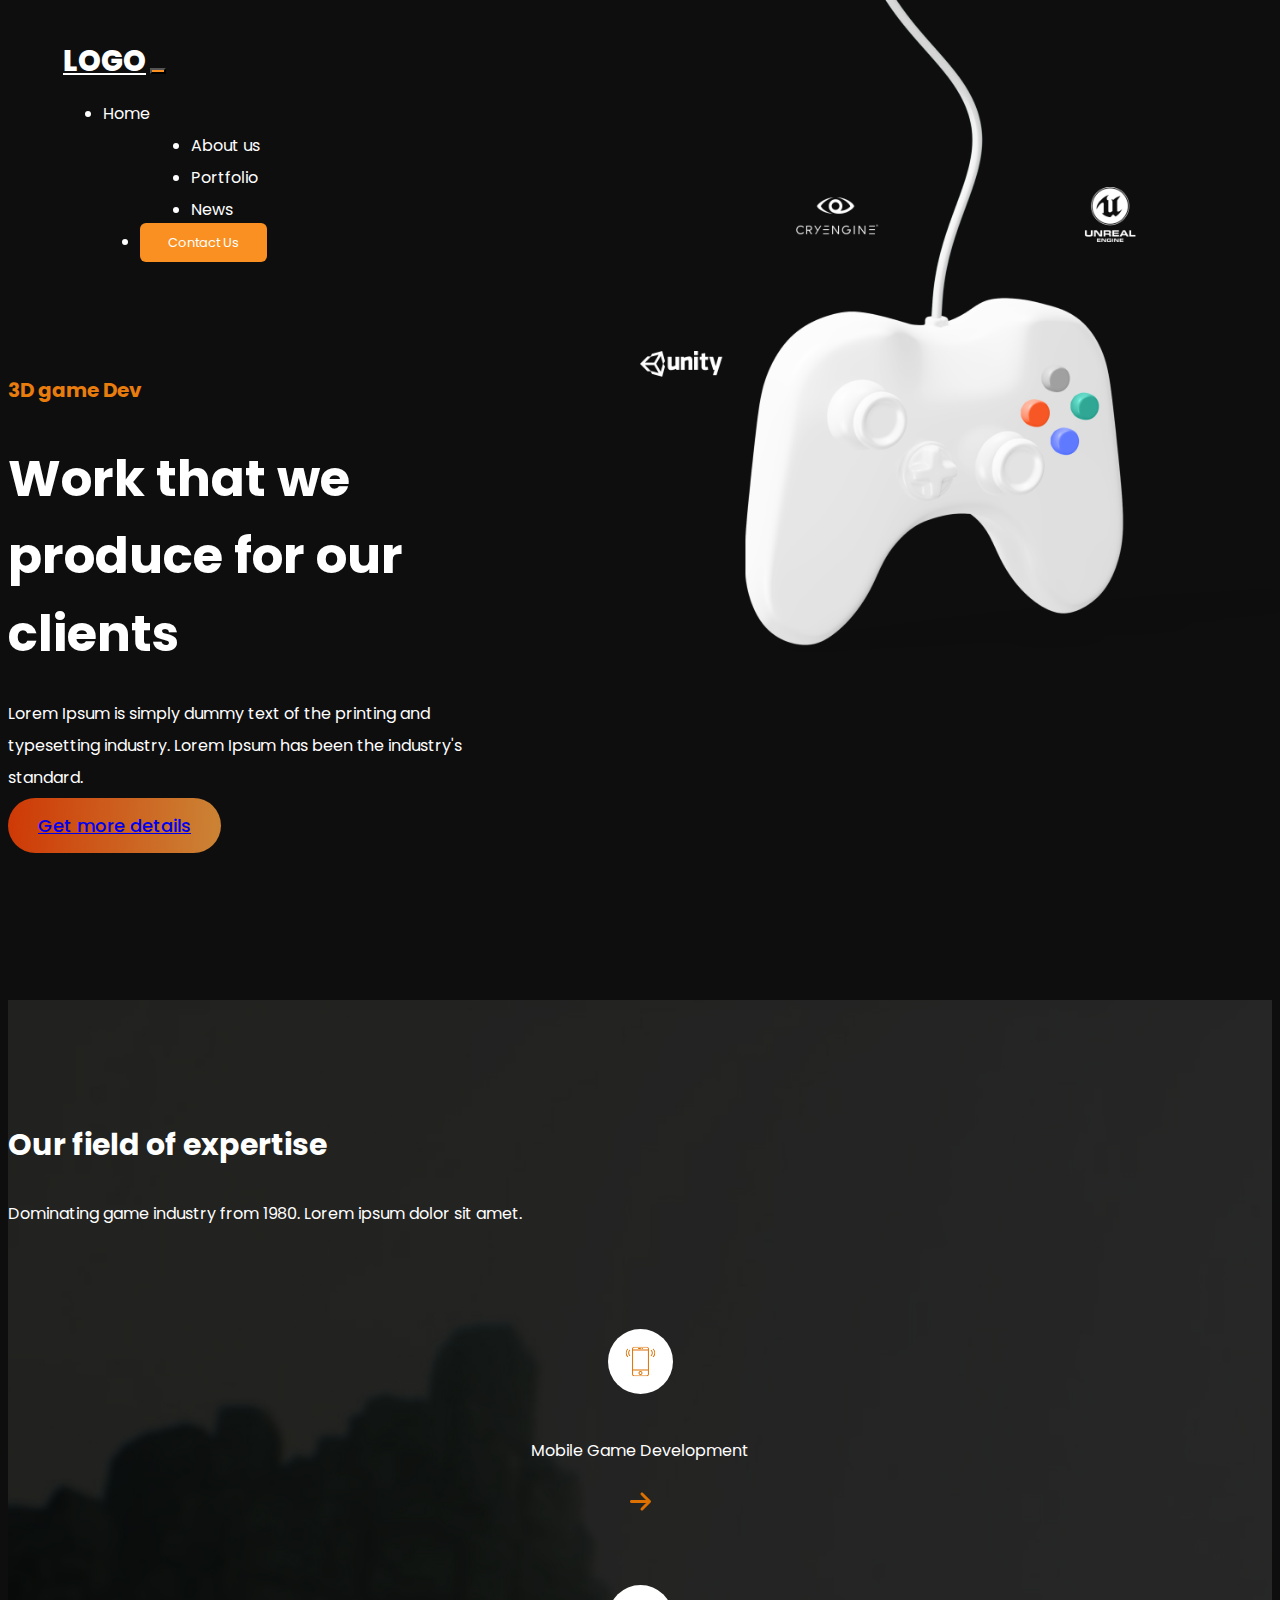
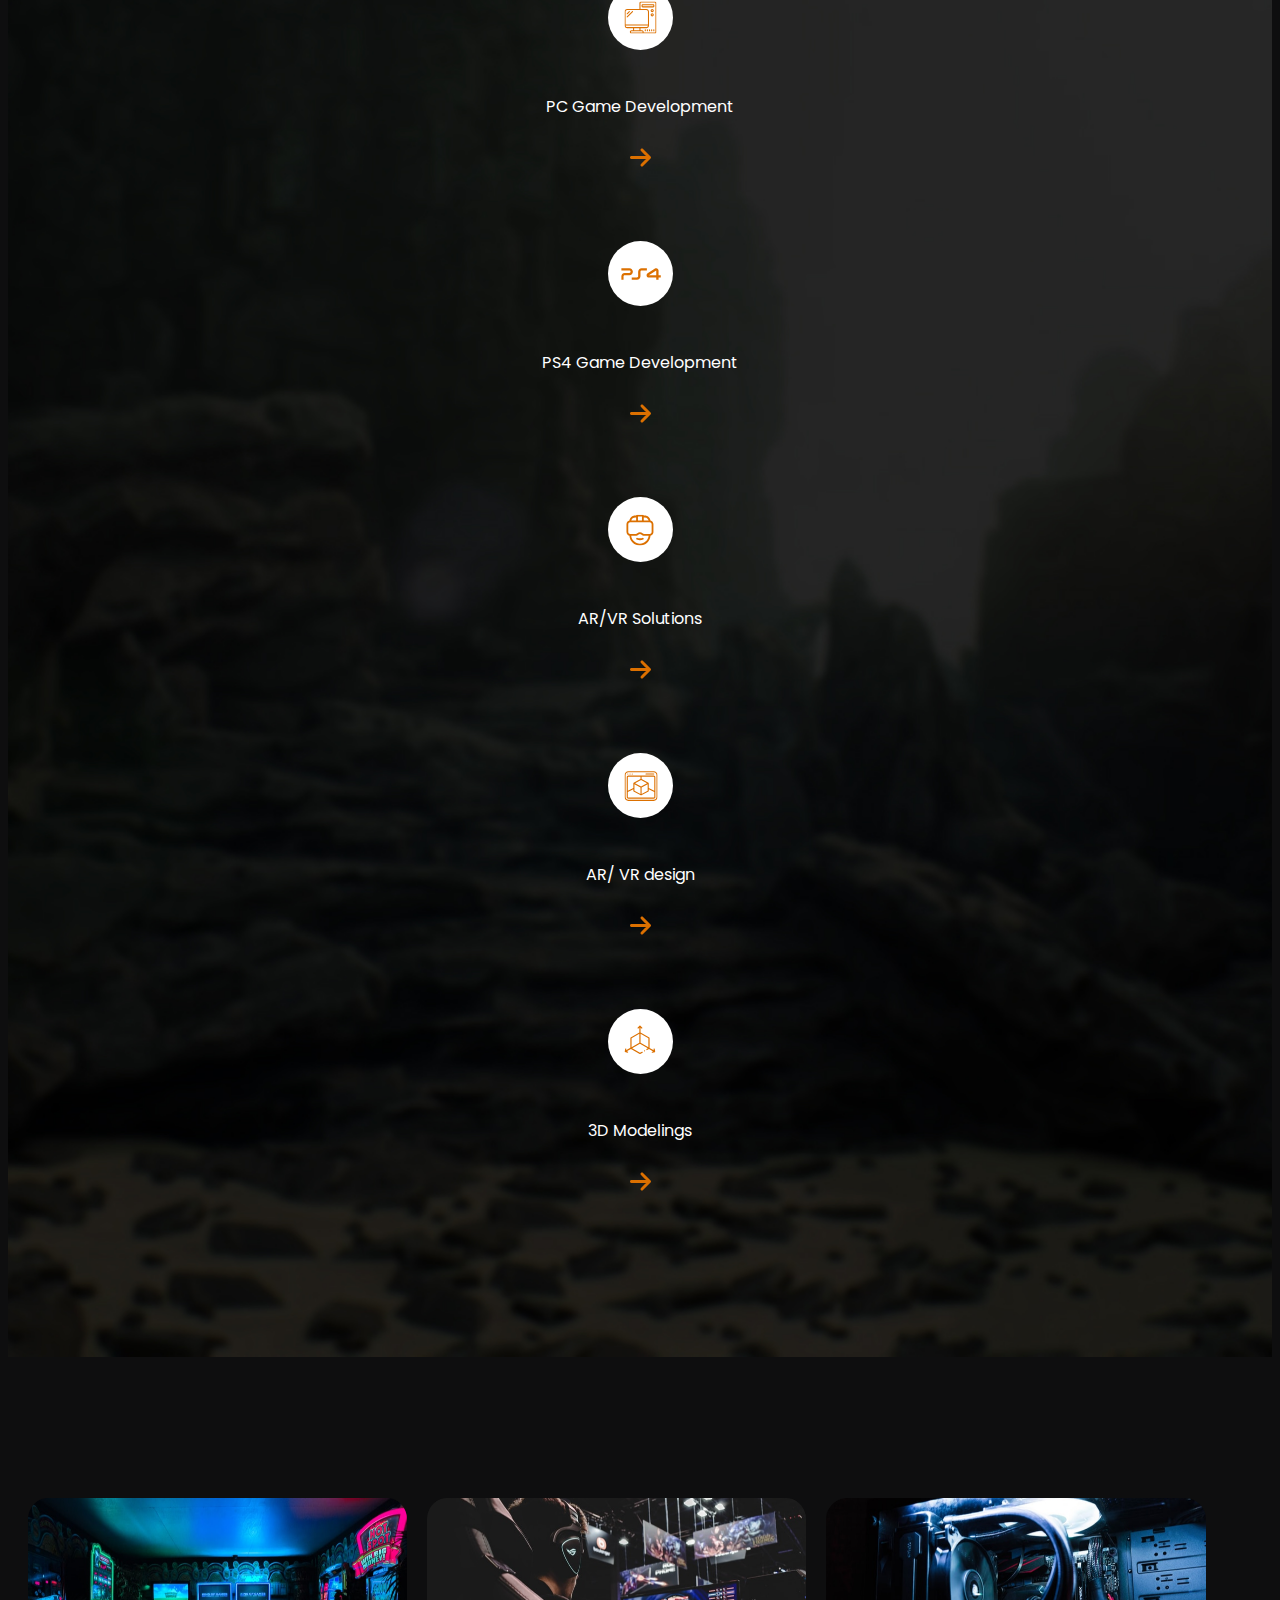
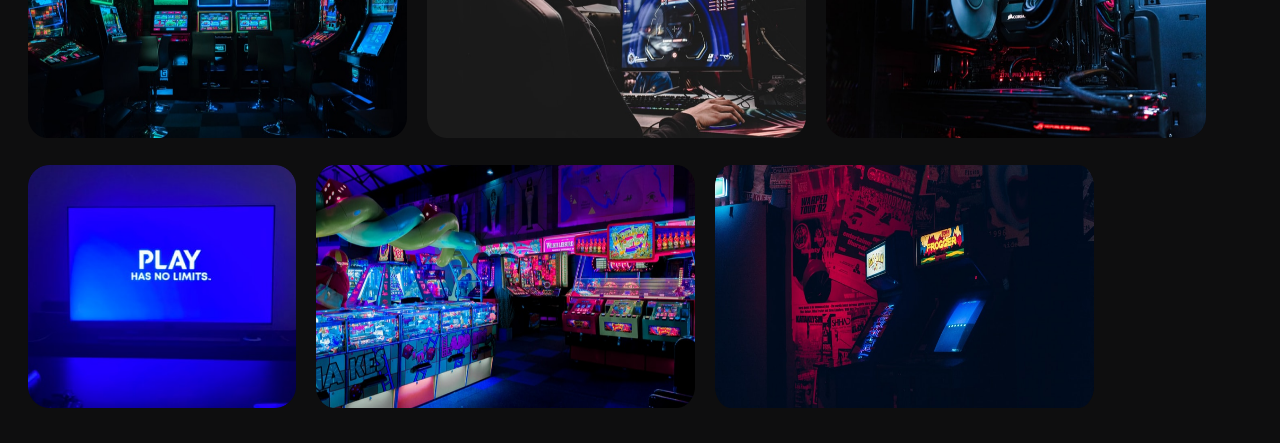
<file: (1) first/index.html>
<!doctype html>
<html lang="en">
  <head>
    <meta charset="utf-8">
    <meta name="viewport" content="width=device-width, initial-scale=1">
    <title>Bootstrap demo</title>
    <link href="https://cdn.jsdelivr.net/npm/bootstrap@5.3.0-alpha1/dist/css/bootstrap.min.css" rel="stylesheet" integrity="sha384-GLhlTQ8iRABdZLl6O3oVMWSktQOp6b7In1Zl3/Jr59b6EGGoI1aFkw7cmDA6j6gD" crossorigin="anonymous">
    <link rel="preconnect" href="https://fonts.googleapis.com">
    <link rel="preconnect" href="https://fonts.gstatic.com" crossorigin>
    <link href="https://fonts.googleapis.com/css2?family=Poppins:wght@400;500;700&display=swap" rel="stylesheet">
    <link rel="stylesheet" href="./style.css">
  </head>
  <body>
    <nav class="navbar navbar-expand-lg">
      <div class="container-fluid">
        <a class="navbar-brand" href="#">LOGO</a>
        <button class="navbar-toggler" type="button" data-bs-toggle="collapse" data-bs-target="#menu" aria-controls="menu" aria-expanded="false" aria-label="Toggle navigation">
          <span class="navbar-toggler-icon"></span>
        </button>
        <div class="collapse navbar-collapse justify-content-end" id="menu">
          <ul class="navbar-nav">
            <li class="nav-item active">
              <a href="index.html">
                Home
              </a>
            </li>
            <li class="nav-item">
              <a href="./about.html">About us</a>
            </li>
            <li class="nav-item">
              <a href="#">Portfolio</a>
            </li>
            <li class="nav-item">
              <a href="#">News</a>
            </li>
            <li class="nav-item">
              <a href="#" class="btn btn-primary">Contact Us</a>
            </li>
          </ul>
        </div>
      </div>
    </nav>

    <section class="hero-unit">
      <div class="container">
        <div class="row">
          <div class="col-12 col-md-6">
            <p class="pre-header">3D game Dev</p>
            <h1>Work that we produce for our clients</h1>
            <p>
              Lorem Ipsum is simply dummy text of the printing and typesetting industry. Lorem Ipsum has been the industry's standard.
            </p>
            <a href="#" class="btn btn-primary btn-round">
              Get more details
            </a>
          </div>
          <div class="col-12 col-md-6">
            <img src="./images/hero-unit-image.png" class="img-fluid" alt="">
          </div>
        </div>
      </div>
    </section>

    <section class="categories">
      <div class="container">
        <div class="headline text-center">
          <h2>Our field of expertise</h2>
          <p class="sub-headline">
            Dominating game industry from 1980. Lorem ipsum dolor sit amet.
          </p>
        </div>

        <div class="row justify-content-center cards">
          <div class="col-6 col-md-4 col-lg-3 category-item">
            <a href="#" class="d-flex justify-content-center align-items-center flex-column">
              <img src="./images/mobile.svg" alt="">
              <p>Mobile Game Development</p>
              <img src="./images/arrow.svg" alt="" class="arrow">
            </a>
          </div>
          <div class="col-6 col-md-4 col-lg-3 category-item">
            <a href="#" class="d-flex justify-content-center align-items-center flex-column">
              <img src="./images/pc.svg" alt="">
              <p>PC Game Development</p>
              <img src="./images/arrow.svg" alt="" class="arrow">
            </a>
          </div>
          <div class="col-6 col-md-4 col-lg-3 category-item">
            <a href="#" class="d-flex justify-content-center align-items-center flex-column">
              <img src="./images/ps4.svg" alt="">
              <p>PS4 Game Development</p>
              <img src="./images/arrow.svg" alt="" class="arrow">
            </a>
          </div>
          <div class="col-6 col-md-4 col-lg-3 category-item">
            <a href="#" class="d-flex justify-content-center align-items-center flex-column">
              <img src="./images/ar.svg" alt="">
              <p>AR/VR Solutions</p>
              <img src="./images/arrow.svg" alt="" class="arrow">
            </a>
          </div>
          <div class="col-6 col-md-4 col-lg-3 category-item">
            <a href="#" class="d-flex justify-content-center align-items-center flex-column">
              <img src="./images/ar-design.svg" alt="">
              <p>AR/ VR design</p>
              <img src="./images/arrow.svg" alt="" class="arrow">
            </a>
          </div>
          <div class="col-6 col-md-4 col-lg-3 category-item">
            <a href="#" class="d-flex justify-content-center align-items-center flex-column">
              <img src="./images/3d.svg" alt="">
              <p>3D Modelings</p>
              <img src="./images/arrow.svg" alt="" class="arrow">
            </a>
          </div>
        </div>
      </div>
    </section>

    <section class="projects">
      <div class="container">
        <img src="./images/project-1.png" alt="" class="img-fluid">
        <img src="./images/project-2.png" alt="" class="img-fluid">
        <img src="./images/project-3.png" alt="" class="img-fluid">
        <img src="./images/project-5.png" alt="" class="img-fluid">
        <img src="./images/project-4.png" alt="" class="img-fluid">
        <img src="./images/project-6.png" alt="" class="img-fluid">
      </div>
    </section>

    <script src="https://cdn.jsdelivr.net/npm/bootstrap@5.3.0-alpha1/dist/js/bootstrap.bundle.min.js" integrity="sha384-w76AqPfDkMBDXo30jS1Sgez6pr3x5MlQ1ZAGC+nuZB+EYdgRZgiwxhTBTkF7CXvN" crossorigin="anonymous"></script>
  </body>
</html>
</file>
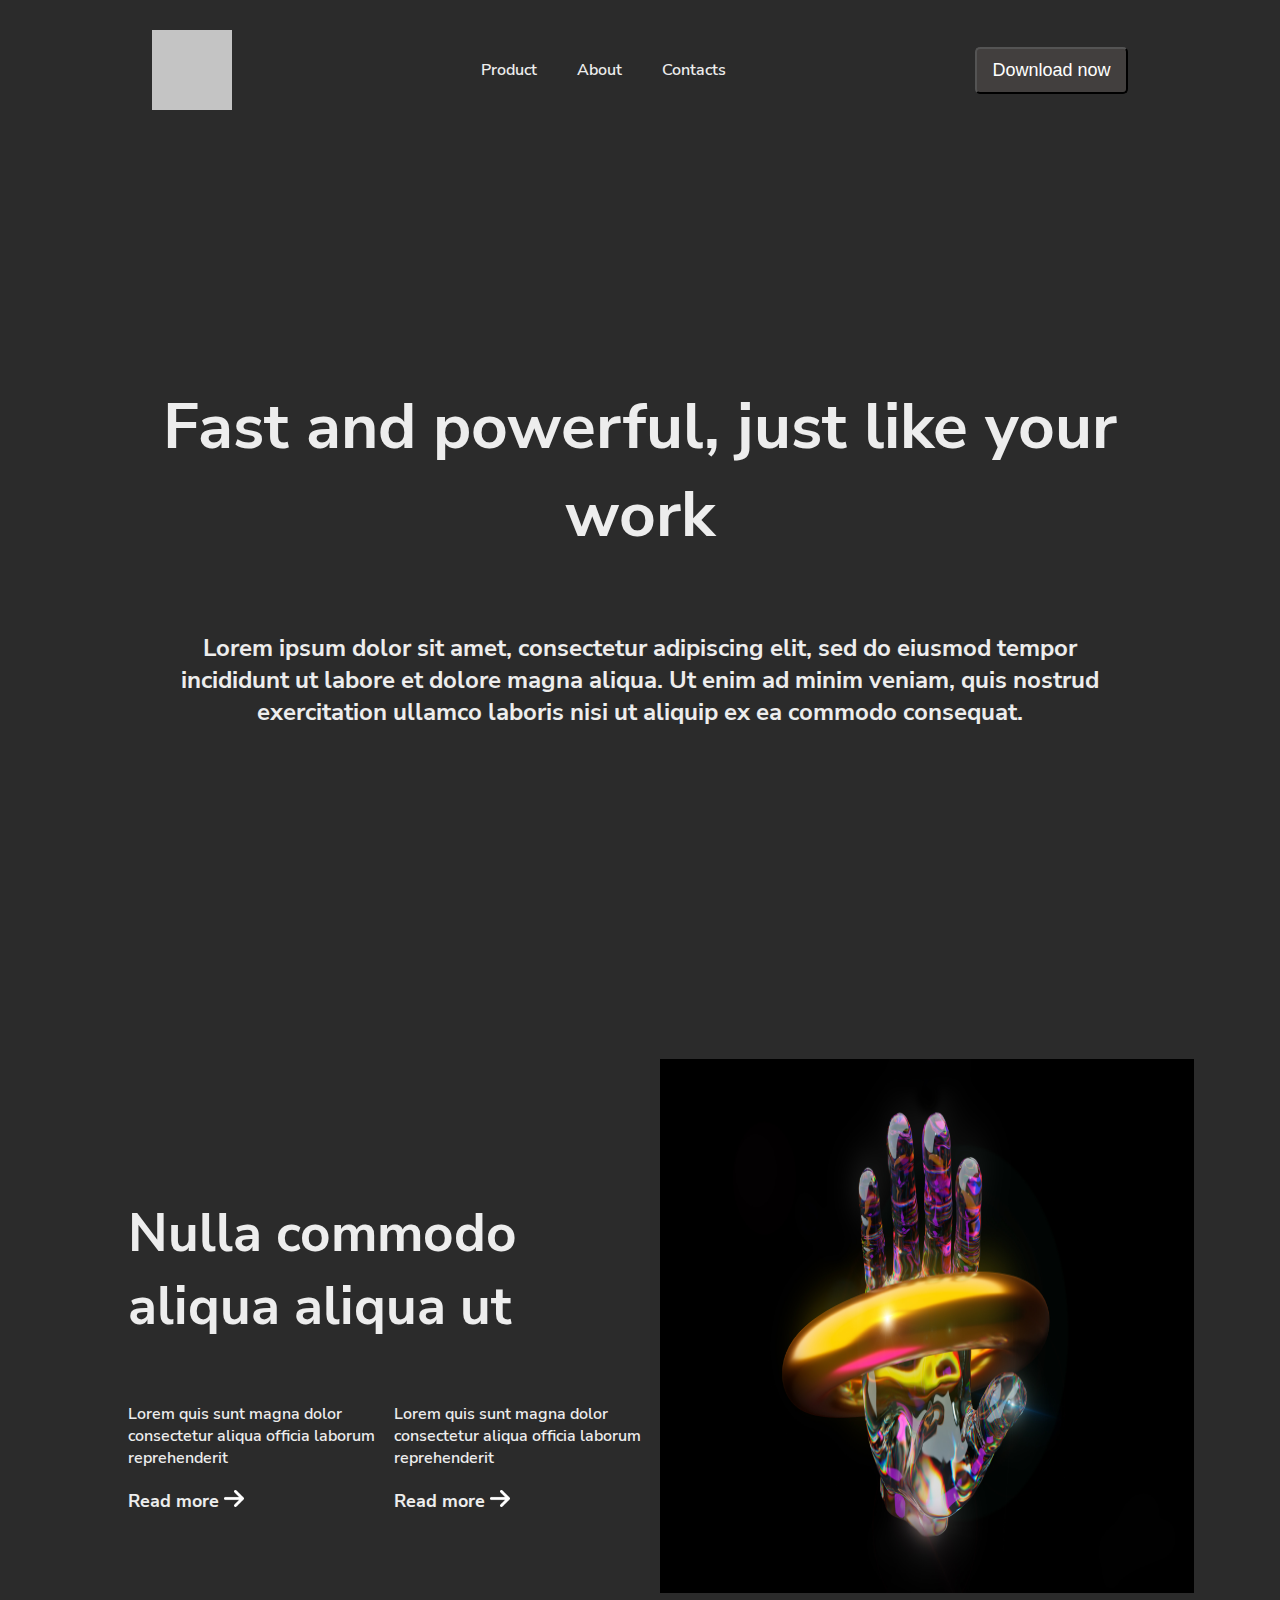
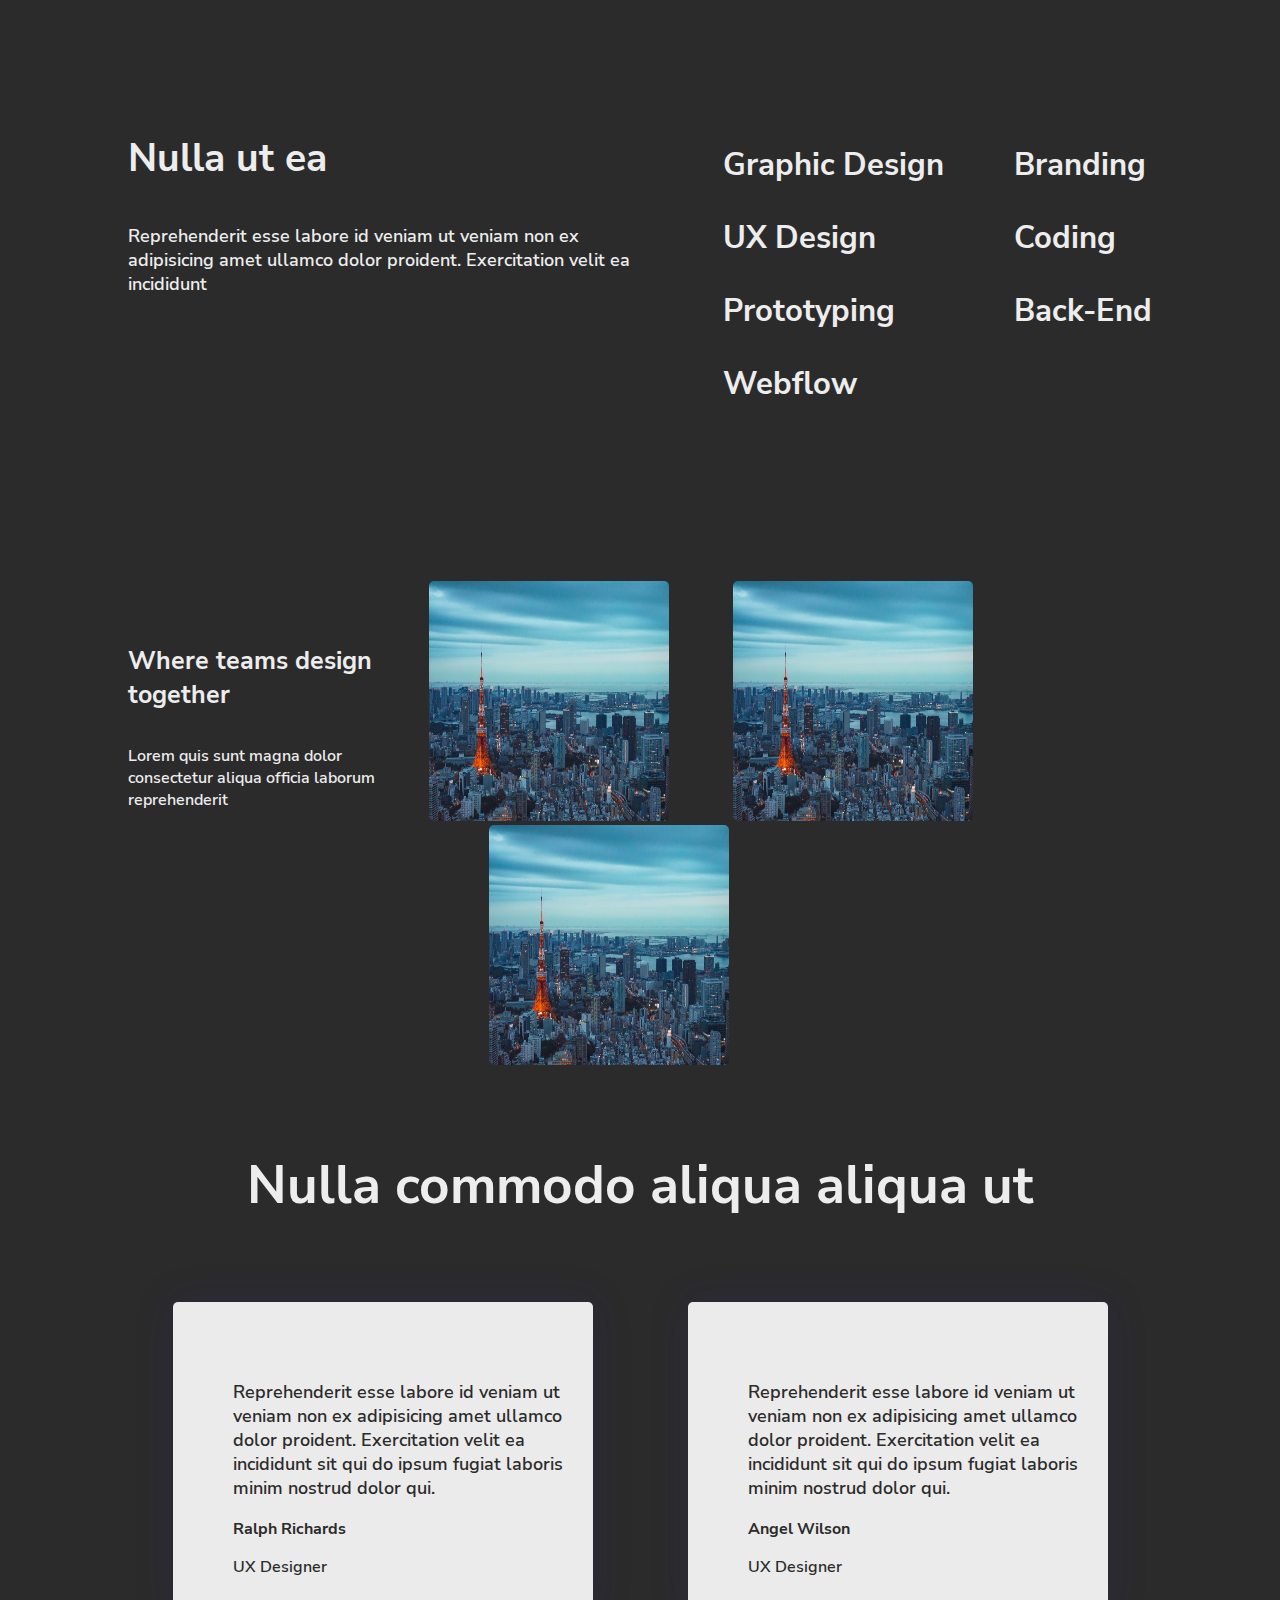
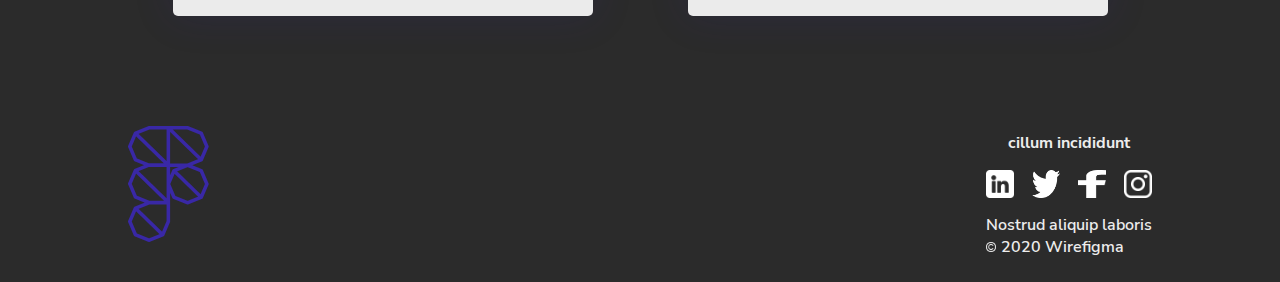
<file: (2) dark&light mode/index.html>
<!DOCTYPE html>
<html lang="en">
<head>
    <meta charset="UTF-8">
    <meta http-equiv="X-UA-Compatible" content="IE=edge">
    <meta name="viewport" content="width=device-width, initial-scale=1.0">
    <link rel="stylesheet" href="style.css" id="light">
    <link rel="stylesheet" href="styledark.css" id="dark">
    <title>Document</title>
</head>
<body>
    <header>
        <div class = "logo"></div>
        <nav>  
            <ul>
                <li><a href="#">Product</a></li>
                <li><a href="#">About</a></li>
                <li><a href="#">Contacts</a></li>
            </ul>
        
        </nav>
        <button id="switch" class="btn">Download now</button>
    </header>
    <main class="container">
        <div class="mainPage">
            <h1>Fast and powerful, just like your <br>work</h1>
            <p class="mainP">Lorem ipsum dolor sit amet, consectetur adipiscing elit, sed do eiusmod tempor incididunt ut 
                labore et dolore magna aliqua. Ut enim ad minim veniam, quis nostrud exercitation ullamco laboris 
                nisi ut aliquip ex ea commodo consequat. </p>
        </div>
        <div class="nullaC">
            <div class="nullaComodo">
                <h2>Nulla commodo aliqua aliqua ut</h2>
                <div class="txtComodo">
                    <div>
                        <p class="p16">Lorem quis sunt magna dolor<br> consectetur aliqua officia laborum<br>reprehenderit</p>
                        <p class="readMore">Read more</p>
                    </div>
                    <div>
                        <p class="p16">Lorem quis sunt magna dolor<br> consectetur aliqua officia laborum<br>reprehenderit</p>
                        <p class="readMore">Read more</p>
                    </div>
                </div>
            </div>
            <img class="imgComodo" src="img/1.jpg" alt="">
        </div>
        <div class="nullaUt">
            <div class="nullaUt1">
                <h3>Nulla ut ea</h3>
                <p class="p18">Reprehenderit esse labore id veniam ut veniam non ex<br>adipisicing amet ullamco dolor proident. Exercitation velit ea<br>incididunt</p>
            </div>
            <div class="works">
                <div class="work1">
                    <p class="w1" >Graphic Design</p>
                    <p class="w1" >UX Design</p>
                    <p class="w1" >Prototyping</p>
                    <p class="w1" >Webflow</p>
                </div>
               
                <div class="work2">
                    <p class="w1">Branding</p>
                    <p class="w1">Coding</p>
                    <p class="w1">Back-End</p>
                </div>
            </div>
        </div>

        <div class="where">
            <div class="txtWhere">
                <h4>Where teams design together</h4>
                <p class="p16">Lorem quis sunt magna dolor<br>consectetur aliqua officia laborum<br>reprehenderit</p>
            </div>
            <div class="wherei">
                <img class="whereImg" src="img/where.jpg" alt="">
                <img class="whereImg" src="img/where.jpg" alt="">
                <img class="whereImg" src="img/where.jpg" alt="">
            </div>
        </div>
        <div class="ncAliqua">
            <h5>Nulla commodo aliqua aliqua ut</h5>
            <div class="blocks">
                <div class="block1">
                    <div class="blocktxt">
                        <p class="p18 pdark">Reprehenderit esse labore id veniam ut<br>veniam non ex adipisicing amet ullamco<br>dolor proident. Exercitation velit ea<br>incididunt sit qui do ipsum fugiat laboris<br>minim nostrud dolor qui.</p>
                        <p class="p18Bold pdark">Ralph Richards</p>
                        <p class="p16 pdark">UX Designer</p>
                    </div>
                </div>
                <div class="block2">
                    <div class="blocktxt">
                        <p class="p18 pdark">Reprehenderit esse labore id veniam ut<br>veniam non ex adipisicing amet ullamco<br>dolor proident. Exercitation velit ea<br>incididunt sit qui do ipsum fugiat laboris<br>minim nostrud dolor qui.</p>
                        <p class="p18Bold pdark">Angel Wilson</p>
                        <p class="p16 pdark">UX Designer</p>
                    </div>
                </div>
            </div>
        </div>
    </main>
    <footer>
        <img class="figmaLogo" src="img/figmaLogo.png" alt="">
        <div class="contacts">
            <p class="footerP">cillum incididunt</p>
            <div class="lightMode">
                <img class="socialImg" src="img/linkedin.png" alt="">
                <img class="socialImg" src="img/twitter.png" alt="">
                <img class="socialImg" src="img/facebook-app-symbol.png" alt="">
                <img class="socialImg" src="img/instagram.png" alt="">
            </div>
            <div class="darkMode">
                <img class="socialImg" src="img/linkedLight.png" alt="">
                <img class="socialImg" src="img/twitterLight.png" alt="">
                <img class="socialImg" src="img/facebookLight.png" alt="">
                <img class="socialImg" src="img/instagramLight.png" alt="">
            </div>
            <p class="footerTxt">Nostrud aliquip laboris</p>
            <p class="footerTxt2">2020 Wirefigma</p>
        </div>
    </footer>
    <script src="script.js"></script>
</body>
</html>
</file>
<file: (1) first/style.css>
body {
  background-color: #0E0E0F;
  font-family: 'Poppins', sans-serif;
  color: #fff;
  font-size: 16px;
  line-height: 200%;
  overflow-x: hidden;
}

/* Navbar */

.navbar {
  padding: 55px;
  padding-right: 55px;
  padding-top: 37px;
  max-width: 1520px;
  margin: 0 auto;
  position: relative;
  z-index: 1;
}

.navbar-brand {
  color: #fff;
  font-weight: 800;
  font-size: 29px;
}

.navbar-brand:hover {
  color: #fff;
}

.navbar-toggler {
  background-color: #FA9021;
}

.navbar-nav {
  align-items: center;
}

.nav-item + .nav-item {
  margin-left: 88px;
}

.nav-item:last-child {
  margin-left: 37px;
}

.nav-item a {
  color: #fff;
  text-decoration: none;
  transition: ease-out .3s all;
}

.nav-item a:hover {
  color: #FA9021;
}

.btn-primary {
  background-color: #FA9021;
  border-radius: 6px;
  font-weight: 400;
  font-size: 13px;
  border: none;
  padding: 10px 28px;
}

/* Button */

.btn-primary:hover {
  color: #fff !important;
  background-color: #f6711d;
}

.btn-round {
  padding: 15px 30px;
  font-size: 18px;
  font-weight: 500;
  background: linear-gradient(92.89deg, rgba(255, 61, 0, 0.8) -6.75%, rgba(251, 158, 60, 0.8) 96.44%);
  border-radius: 40px;
}

/* Hero unit */

section.hero-unit img {
  position: absolute;
  top: 0;
  left: 50%;
  width: 53%;
  max-width: 929px;
  z-index: -1;
}

section.hero-unit .pre-header {
  font-weight: 700;
  font-size: 20px;
  line-height: 155.2%;
  color: #E87D0E;
}

section.hero-unit h1 {
  max-width: 400px;
  font-weight: 700;
  font-size: 50px;
  line-height: 155.2%;
  margin-bottom: 26px;
}

section.hero-unit p {
  max-width: 512px;
}

section.hero-unit .btn {
  margin-top: 50px;
}

section.hero-unit .row {
  margin-top: 45px;
}

section.categories {
  margin-top: 157px;
  margin-bottom: 141px;
  padding: 92px 0;
  background-image: url('./images/categories-bg.jpg');
  background-position: center center;
  background-size: cover;
  background-repeat: no-repeat;
}

section.categories .headline h2 {
  font-weight: 700;
  font-size: 30px;
  line-height: 187.5%;
  margin-bottom: 25px;
}

section.categories .cards {
  margin-top: 99px;
}

section.categories .category-item {
  margin-bottom: 62px;
  text-align: center;
}

section.categories .category-item a {
  text-decoration: none;
  color: #fff;
}

section.categories .category-item {
  margin-bottom: 62px;
}

section.categories .category-item p {
  margin-top: 30px;
  margin-bottom: 24px;
}

section.categories .category-item .arrow {
  transition: .4s ease-out all;
}

section.categories .category-item a:hover .arrow {
  transform: translateX(15px);
}

section.projects .container {
  display: flex;
  flex-wrap: wrap;
}

section.projects img {
  max-height: 243px;
  margin-bottom: 27px;
}

@media (min-width: 1400px) {
  section.projects img + img {
    margin-left: 27px;
  }

  section.projects img:nth-child(4) {
    margin-left: 0;
  }
}

@media (max-width: 1399px) {
  section.projects img {
    max-width: 30%;
    margin-left: 20px;
  }
}

/* Responsive styles */
@media (max-width: 767px) {
  body {
    font-size: 14px;
    line-height: 140%;
  }

  .navbar {
    padding: 15px;
  }

  .nav-item + .nav-item {
    margin-left: 0;
    margin-top: 20px;
  }

  .navbar-nav {
    align-items: flex-start;
  }

  section.hero-unit img {
    right: auto;
    left: auto;
    position: relative;
    width: 100%;
    padding-bottom: 50px;
  }

  section.hero-unit .row {
    margin-top: 0;
    flex-direction: column-reverse !important;
  }

  section.hero-unit h1 {
    font-size: 24px;
    line-height: 155.2%;
    margin-bottom: 26px;
  }

  section.hero-unit .btn {
    margin-top: 15px;
    font-size: 16px;
  }

  section.projects img {
    max-height: auto;
    max-width: 46%;
    margin-left: 0;
    margin: 5px;
  }
}
</file>
<file: (2) dark&light mode/style.css>
@font-face {
    font-family: 'bold'; 
    src: url('font/NunitoSans-Bold.ttf');
}
@font-face {
    font-family: 'semiBold'; 
    src: url('font/NunitoSans-SemiBold.ttf');
}

h1, h2, h3, h4, h5, .mainP, .p18Bold, .footerP{
    font-family: 'bold';
}

.p16, .p18, a, .footerTxt, .footerTxt2{
    font-family: 'semiBold';
} 



body{
    background-color: #EDEDED;
}
header{
    display: flex;
    justify-content: space-around;
    margin: 30px;
    display: flex;
    align-items: center;
}

ul {
    display: flex;
    justify-content: center;
    list-style-type: none;
    margin: 0;
    padding: 0;
}


nav ul li {
    margin: 0 20px; 
}

nav ul li a {
    text-decoration: none;
    color: #2B2B2B;
    font-size: 16px; 
}

nav ul li a:hover {
    color: #666;
}

.logo{

    width: 80px;
    height: 80px;
    background: #C4C4C4;
}
.btn{
    color: #FFFFFF;
    font-size: 18px;
    padding: 11px 15px;
    background: #423F3E;
    border-radius: 5px;
    cursor: pointer;
}
.btn:hover{
    background-color: #EDEDED;
    border: 1px solid black;
    color: black;
    transition: .3s;
}
.btn:active{
    background-color: #C4C4C4;
}

.mainPage{
    margin-top: 230px;
    display: flex;
    flex-direction: column;
}
h1{
    text-align: center;
    font-size: 64px;
    font-weight: bold;
}
.mainP{
    margin-top: 30px !important;
    margin: auto;
    font-size: 24px;
    text-align: center;
    width: 960px;
}
.nullaComodo{

    margin-top: 425px;
    margin-left: 120px;
    width: 600px;
    
}
h2{
    font-size: 53px;
    font-weight: bold;
}
.p16{
    font-size: 16px;
    width: 266px;
}
.readMore{
    font-weight: bold;
    font-size: 18px;
}

.readMore::after{
    content: "";
    background-image: url('img/arrow\ light.png');
    background-size: 100%;
    transform: rotate(180deg);
    background-repeat: no-repeat;
    display: inline-block;
    width: 20px;
    height: 20px; 
    margin-left: 5px;
}
.txtComodo{
    display: flex;
    justify-content: space-between;
}

.imgComodo{
    height: 534px;
    width: 534px;
    margin-top: 331px ;
    margin-right: 118px;
}
.nullaC{
    display: flex;
    justify-content: space-between;
}

.nullaUt{
    margin: 100px 120px 0px 120px;
    display: flex;
    justify-content: space-between;
}
h3{
    font-size: 39px;
}
.p18{
    font-size: 18px;
}
.works{
    display: flex;
    justify-content: space-between;
    font-weight: bold;
    margin-top: 20px;
    font-size: 31px;
}
.work1{
    margin-right: 70px;
}
.where{
    display: flex;
    justify-content: space-between;
    margin: 145px 120px 0px 120px;
}
h4{
    font-size: 25px;
}
.txtWhere{
    margin-top: 30px;
}
.whereImg{
    width: 240px;
    height: 240px;
    border-radius: 5px;
}
.whereImg + .whereImg{
    margin-left: 60px;
}
h5{
    font-size: 53px;
    margin-top: 80px;
    text-align: center;
    margin-bottom: 0px;
}
.blocks{
    display: flex;
    justify-content: center;
}
.block1{
    width: 346px;
    height: 226px;
    background-color: #EBEBEB;
    box-shadow: 0px 0px 40px rgba(57, 40, 166, 0.15);
    border-radius: 5px;
    margin-top: 80px;
    padding: 60px 14px 28px 60px;

}
.block2{
    width: 346px;
    height: 226px;
    background-color: #EBEBEB;
    box-shadow: 0px 0px 40px rgba(57, 40, 166, 0.15);
    border-radius: 5px;
    margin-top: 80px;
    padding: 60px 14px 28px 60px;
}
.block1 + .block2{
    margin-left: 95px;
}
.p18Bold{
    font-weight: bold;
}
.blocktxt{
    width: 360px;
    height: 212px;
}
footer{
    margin-top: 100px;
}
.figmaLogo{
    width: 81px;
    height: 116px;
    margin-left: 120px;
    margin-top: 10px;
}
footer{
    margin-top: 100px;
    display: flex;
    justify-content: space-between;
}

.contacts{
    margin-right: 120px;
}
.footerP{
    text-align: center;
}
.socialImg{
    width: 28px;
    height: 28px;
}

.footerTxt{
    margin-bottom: 0px;
}
.letterC{
    margin-top: 0px;
    display: inline-block;
    width: 10px;
    height: 10px;
}
.footerTxt2{
    margin-top: 0px;
    display: inline-block;
}

.footerTxt2::before{
    content: "";
    background-image: url('img/letter-c.png');
    background-size: 100%; 
    background-repeat: no-repeat;
    display: inline-block;
    width: 10px; 
    height: 10px; 
    margin-right: 5px;
}

.darkMode{
    display: none;
}
.lightMode{
    display: flex;
    justify-content: space-between;
}
</file>
<file: (2) dark&light mode/styledark.css>
@font-face {
    font-family: 'bold'; 
    src: url('font/NunitoSans-Bold.ttf');
}
@font-face {
    font-family: 'semiBold'; 
    src: url('font/NunitoSans-SemiBold.ttf');
}

h1, h2, h3, h4, h5, .mainP, .p18Bold, .footerP, .w1, .readMore{
    font-family: 'bold';
    color: #EDEDED;
}

.p16, .p18, a, .footerTxt, .footerTxt2{
    font-family: 'semiBold';
    color: #EDEDED;
} 
.pdark{
    color: #2B2B2B; 
}


body{
    background-color: #2B2B2B;
}
header{
    display: flex;
    justify-content: space-around;
    margin: 30px;
    display: flex;
    align-items: center;
}

ul {
    display: flex;
    justify-content: center;
    list-style-type: none;
    margin: 0;
    padding: 0;
}


nav ul li {
    margin: 0 20px; 
}

nav ul li a {
    text-decoration: none;
    color: #EDEDED;
    font-size: 16px; 
}

nav ul li a:hover {
    color: #666;
}

.logo{

    width: 80px;
    height: 80px;
    background: #C4C4C4;
}
.btn{
    color: #FFFFFF;
    font-size: 18px;
    padding: 11px 15px;
    background: #423F3E;
    border-radius: 5px;
    cursor: pointer;
}
.btn:hover{
    background-color: #EDEDED;
    border: 1px solid black;
    color: black;
    transition: .3s;
}
.btn:active{
    background-color: #C4C4C4;
}

.mainPage{
    margin-top: 230px;
    display: flex;
    flex-direction: column;
}
h1{
    text-align: center;
    font-size: 64px;
    font-weight: bold;
}
.mainP{
    margin-top: 30px !important;
    margin: auto;
    font-size: 24px;
    text-align: center;
    width: 960px;
}
.nullaComodo{

    margin-top: 425px;
    margin-left: 120px;
    width: 600px;
    
}
h2{
    font-size: 53px;
    font-weight: bold;
}
.p16{
    font-size: 16px;
    width: 266px;
}
.readMore{
    font-weight: bold;
    font-size: 18px;
}
.readMore::after{
    content: "";
    background-image: url('img/arrow\ light.png');
    background-size: 100%;
    transform: rotate(180deg);
    background-repeat: no-repeat;
    display: inline-block;
    width: 20px;
    height: 20px; 
    margin-left: 5px;
}

/* .arrow{
    margin-left:10px;
    width: 14px;
    transform: rotate(180deg);
} */
.txtComodo{
    display: flex;
    justify-content: space-between;
}

.imgComodo{
    height: 534px;
    width: 534px;
    margin-top: 331px ;
    margin-right: 118px;
}
.nullaC{
    display: flex;
    justify-content: space-between;
}

.nullaUt{
    margin: 100px 120px 0px 120px;
    display: flex;
    justify-content: space-between;
}
h3{
    font-size: 39px;
}
.p18{
    font-size: 18px;
}
.works{
    display: flex;
    justify-content: space-between;
    font-weight: bold;
    margin-top: 20px;
    font-size: 31px;
}
.work1{
    margin-right: 70px;
}
.where{
    display: flex;
    justify-content: space-between;
    margin: 145px 120px 0px 120px;
}
h4{
    font-size: 25px;
}
.txtWhere{
    margin-top: 30px;
}
.whereImg{
    width: 240px;
    height: 240px;
    border-radius: 5px;
}
.whereImg + .whereImg{
    margin-left: 60px;
}
h5{
    font-size: 53px;
    margin-top: 80px;
    text-align: center;
    margin-bottom: 0px;
}
.blocks{
    display: flex;
    justify-content: center;
}
.block1{
    width: 346px;
    height: 226px;
    background-color: #EBEBEB;
    box-shadow: 0px 0px 40px rgba(57, 40, 166, 0.15);
    border-radius: 5px;
    margin-top: 80px;
    padding: 60px 14px 28px 60px;

}
.block2{
    width: 346px;
    height: 226px;
    background-color: #EBEBEB;
    box-shadow: 0px 0px 40px rgba(57, 40, 166, 0.15);
    border-radius: 5px;
    margin-top: 80px;
    padding: 60px 14px 28px 60px;
}
.block1 + .block2{
    margin-left: 95px;
}
.p18Bold{
    font-weight: bold;
}
.blocktxt{
    width: 360px;
    height: 212px;
}
footer{
    margin-top: 100px;
}
.figmaLogo{
    width: 81px;
    height: 116px;
    margin-left: 120px;
    margin-top: 10px;
}
footer{
    margin-top: 100px;
    display: flex;
    justify-content: space-between;
}

.contacts{
    margin-right: 120px;
}
.footerP{
    text-align: center;
}
.socialImg{
    width: 28px;
    height: 28px;
}

.footerTxt{
    margin-bottom: 0px;
}

.footerTxt2{
    margin-top: 0px;
    display: inline-block;
}
.footerTxt2::before{
    content: "";
    background-image: url('img/letterC\ light.png');
    background-size: 100%; 
    background-repeat: no-repeat;
    display: inline-block;
    width: 10px; 
    height: 10px; 
    margin-right: 5px;
}

.darkMode{
    display: flex;
    justify-content: space-between;
}
.lightMode{
    
    display: none;
}
</file>
